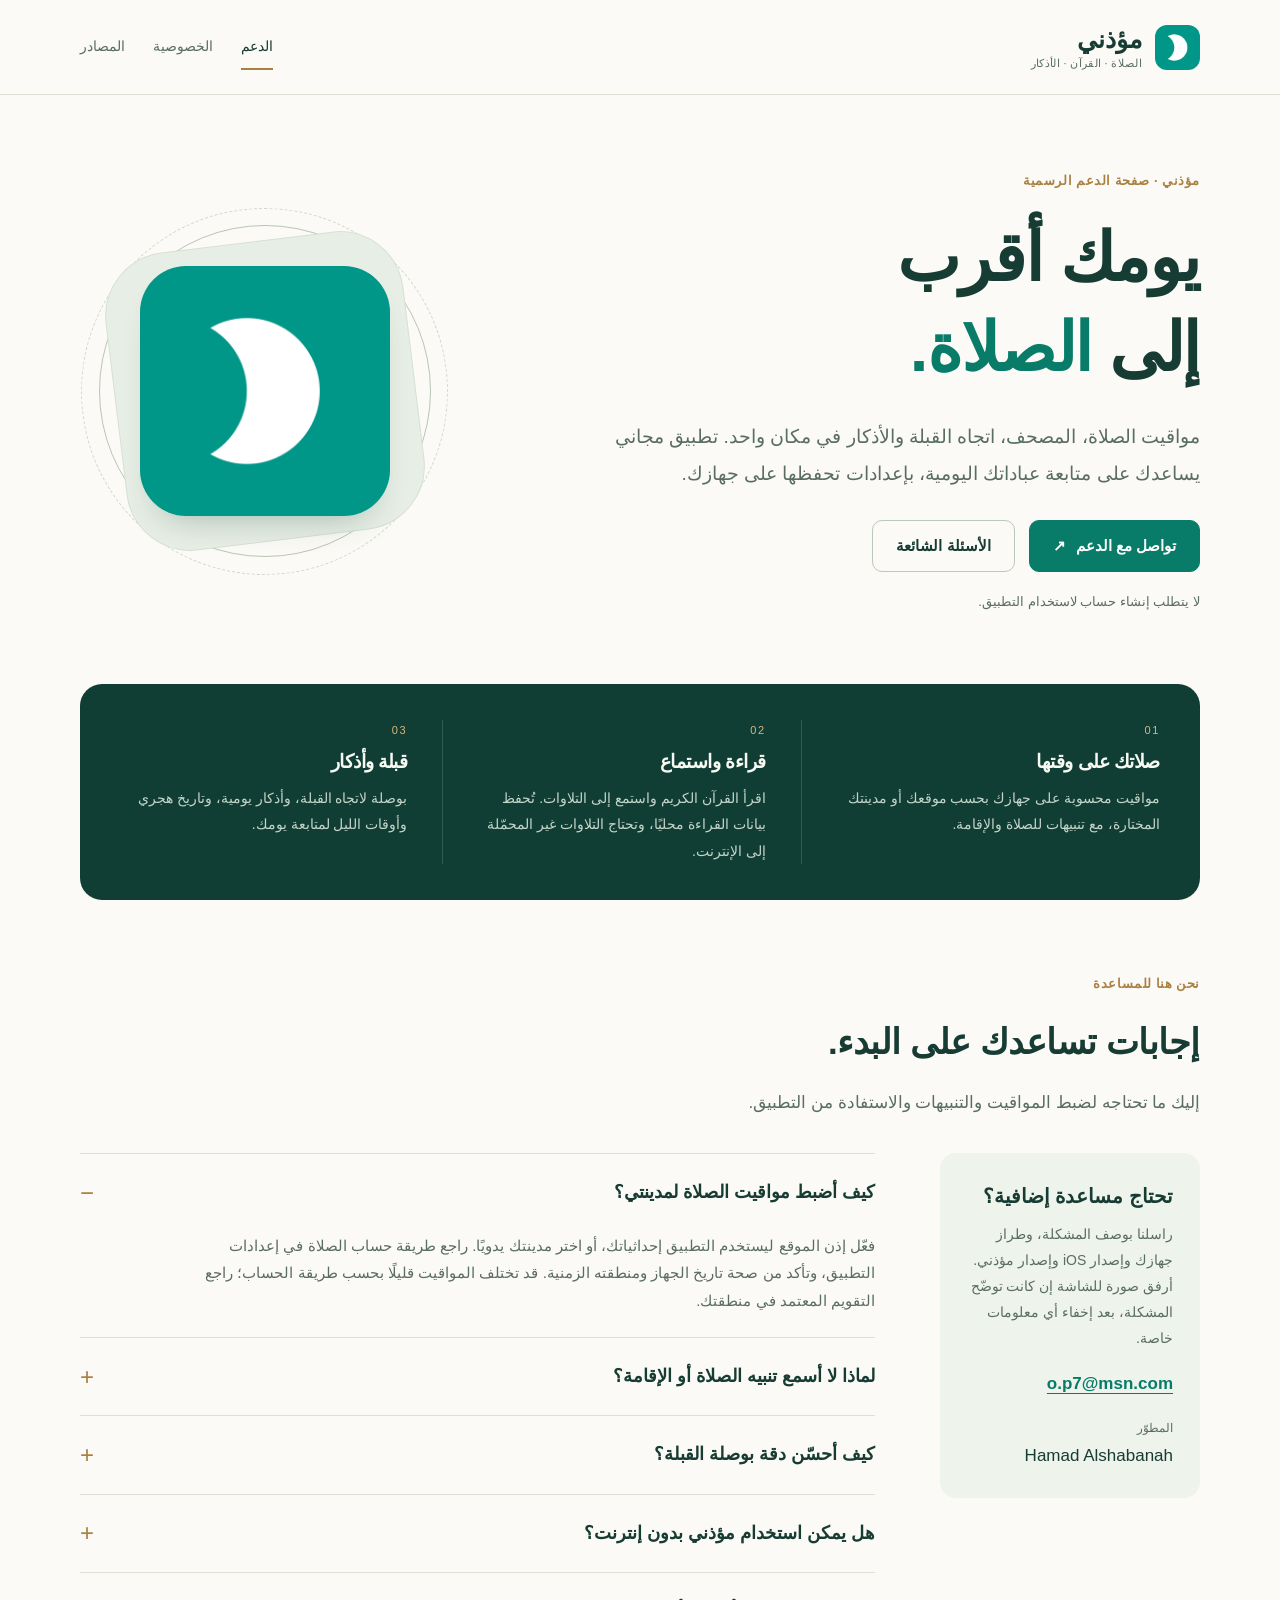
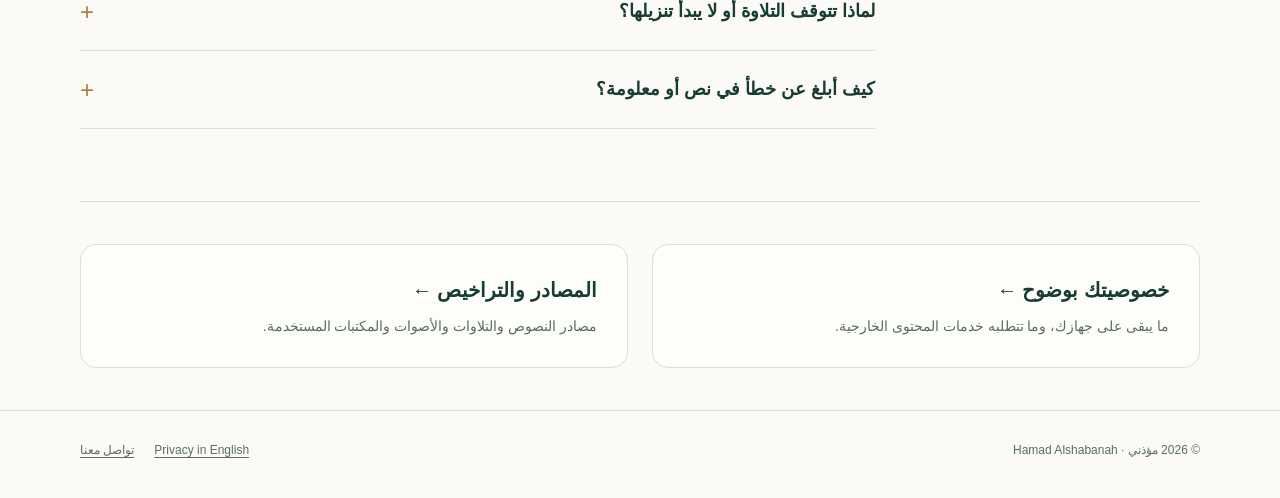
<file: docs/index.html>
<!doctype html>
<html lang="ar" dir="rtl">
<head>
  <meta charset="utf-8">
  <meta name="viewport" content="width=device-width, initial-scale=1">
  <meta name="theme-color" content="#113e34">
  <title>مؤذني — الدعم والمساعدة</title>
  <meta name="description" content="الدعم الرسمي لتطبيق مؤذني: مواقيت الصلاة، القرآن الكريم، اتجاه القبلة والأذكار. تواصل معنا واقرأ سياسة الخصوصية ومصادر المحتوى.">
  <link rel="canonical" href="https://hamads85.github.io/Moatheny/">
  <link rel="icon" type="image/png" href="assets/app-icon.png">
  <link rel="apple-touch-icon" href="assets/app-icon.png">
  <meta property="og:title" content="مؤذني — الدعم والمساعدة">
  <meta property="og:description" content="مواقيت الصلاة والقرآن والقبلة والأذكار، في تطبيق مجاني واحد.">
  <meta property="og:type" content="website">
  <meta property="og:locale" content="ar_SA">
  <meta property="og:url" content="https://hamads85.github.io/Moatheny/">
  <meta property="og:image" content="https://hamads85.github.io/Moatheny/assets/app-icon.png">
  <link rel="stylesheet" href="assets/style.css">
</head>
<body>
  <a class="skip" href="#main">انتقل إلى المحتوى</a>
  <header class="site-header">
    <div class="wrap header-inner">
      <a class="brand" href="index.html" aria-label="مؤذني — الصفحة الرئيسية">
        <img src="assets/app-icon.png" width="45" height="45" alt="">
        <span><span class="brand-name">مؤذني</span><span class="brand-note">الصلاة · القرآن · الأذكار</span></span>
      </a>
      <nav class="nav" aria-label="التنقل الرئيسي">
        <a href="index.html" aria-current="page">الدعم</a>
        <a href="privacy.html">الخصوصية</a>
        <a href="sources.html">المصادر</a>
      </nav>
    </div>
  </header>
  <main id="main" class="wrap">
    <section class="hero" aria-labelledby="hero-title">
      <div class="hero-copy">
        <span class="eyebrow">مؤذني · صفحة الدعم الرسمية</span>
        <h1 id="hero-title">يومك أقرب<br>إلى <span>الصلاة.</span></h1>
        <p class="lead">مواقيت الصلاة، المصحف، اتجاه القبلة والأذكار في مكان واحد. تطبيق مجاني يساعدك على متابعة عباداتك اليومية، بإعدادات تحفظها على جهازك.</p>
        <div class="actions">
          <a class="button" href="mailto:o.p7@msn.com?subject=Moatheny%20Support">تواصل مع الدعم <span aria-hidden="true">↗</span></a>
          <a class="button secondary" href="#help">الأسئلة الشائعة</a>
        </div>
        <span class="small-note">لا يتطلب إنشاء حساب لاستخدام التطبيق.</span>
      </div>
      <div class="hero-art" aria-hidden="true">
        <div class="icon-panel"><img src="assets/app-icon.png" width="1024" height="1024" alt="" fetchpriority="high"></div>
      </div>
    </section>

    <div class="feature-strip" aria-label="مزايا التطبيق">
      <section>
        <span class="feature-number" aria-hidden="true">01</span>
        <h2>صلاتك على وقتها</h2>
        <p>مواقيت محسوبة على جهازك بحسب موقعك أو مدينتك المختارة، مع تنبيهات للصلاة والإقامة.</p>
      </section>
      <section>
        <span class="feature-number" aria-hidden="true">02</span>
        <h2>قراءة واستماع</h2>
        <p>اقرأ القرآن الكريم واستمع إلى التلاوات. تُحفظ بيانات القراءة محليًا، وتحتاج التلاوات غير المحمّلة إلى الإنترنت.</p>
      </section>
      <section>
        <span class="feature-number" aria-hidden="true">03</span>
        <h2>قبلة وأذكار</h2>
        <p>بوصلة لاتجاه القبلة، وأذكار يومية، وتاريخ هجري وأوقات الليل لمتابعة يومك.</p>
      </section>
    </div>

    <section id="help" class="section" aria-labelledby="help-title">
      <div class="section-heading">
        <span class="eyebrow">نحن هنا للمساعدة</span>
        <h2 id="help-title">إجابات تساعدك على البدء.</h2>
        <p>إليك ما تحتاجه لضبط المواقيت والتنبيهات والاستفادة من التطبيق.</p>
      </div>
      <div class="support-layout">
        <aside class="contact-aside" aria-labelledby="contact-title">
          <h3 id="contact-title">تحتاج مساعدة إضافية؟</h3>
          <p>راسلنا بوصف المشكلة، وطراز جهازك وإصدار iOS وإصدار مؤذني. أرفق صورة للشاشة إن كانت توضّح المشكلة، بعد إخفاء أي معلومات خاصة.</p>
          <a class="email" href="mailto:o.p7@msn.com">o.p7@msn.com</a>
          <span class="label">المطوّر</span>
          <span lang="en" dir="ltr">Hamad Alshabanah</span>
        </aside>
        <div class="faq">
          <details open>
            <summary>كيف أضبط مواقيت الصلاة لمدينتي؟</summary>
            <p>فعّل إذن الموقع ليستخدم التطبيق إحداثياتك، أو اختر مدينتك يدويًا. راجع طريقة حساب الصلاة في إعدادات التطبيق، وتأكد من صحة تاريخ الجهاز ومنطقته الزمنية. قد تختلف المواقيت قليلًا بحسب طريقة الحساب؛ راجع التقويم المعتمد في منطقتك.</p>
          </details>
          <details>
            <summary>لماذا لا أسمع تنبيه الصلاة أو الإقامة؟</summary>
            <p>افتح إعدادات iOS، ثم «الإشعارات» و«مؤذني»، وتأكد من السماح بالإشعارات والأصوات. راجع وضع التركيز وصامت الجهاز ومستوى الصوت، ثم افتح مؤذني لتحديث المواقيت والتنبيهات. أصوات الإشعارات مقاطع قصيرة بما يتوافق مع قيود iOS.</p>
          </details>
          <details>
            <summary>كيف أحسّن دقة بوصلة القبلة؟</summary>
            <p>اسمح للتطبيق باستخدام الموقع، وابتعد عن المغناطيس والأجهزة المعدنية الكبيرة وأغطية الهاتف المغناطيسية. حرّك الهاتف برفق على شكل الرقم 8 عند الحاجة، واتبع مؤشر الدقة في شاشة القبلة. تعتمد نتيجة البوصلة على حساسات جهازك والبيئة المحيطة.</p>
          </details>
          <details>
            <summary>هل يمكن استخدام مؤذني بدون إنترنت؟</summary>
            <p>تُحسب مواقيت الصلاة واتجاه القبلة محليًا، وتتوفر الأذكار على الجهاز. يتضمن التطبيق نص القرآن ويحتفظ بنسخة القراءة المحلية. تحتاج قوائم القراء إلى الاتصال في أول تحميل، كما يحتاج بث التلاوات وتنزيل ملفات صوتية جديدة إلى الإنترنت.</p>
          </details>
          <details>
            <summary>لماذا تتوقف التلاوة أو لا يبدأ تنزيلها؟</summary>
            <p>تحقق من اتصالك بالإنترنت ومن توفر مساحة على الجهاز، ثم أعد المحاولة. قد يكون خادم التلاوة غير متاح مؤقتًا؛ جرّب قارئًا آخر. إذا استمرت المشكلة، أرسل لنا اسم القارئ والسورة ونوع الاتصال المستخدم.</p>
          </details>
          <details>
            <summary>كيف أبلغ عن خطأ في نص أو معلومة؟</summary>
            <p>نرحّب بالتصحيحات. أرسل إلى بريد الدعم اسم الشاشة والنص المعني، واسم السورة ورقم الآية إن كان البلاغ متعلقًا بالقرآن، مع مرجع موثوق إن توفر. يساعدنا ذلك على مراجعة البلاغ بدقة.</p>
          </details>
        </div>
      </div>
    </section>

    <div class="info-links">
      <a class="info-link" href="privacy.html">
        <span class="link-title">خصوصيتك بوضوح <span aria-hidden="true">←</span></span>
        <span class="link-copy">ما يبقى على جهازك، وما تتطلبه خدمات المحتوى الخارجية.</span>
      </a>
      <a class="info-link" href="sources.html">
        <span class="link-title">المصادر والتراخيص <span aria-hidden="true">←</span></span>
        <span class="link-copy">مصادر النصوص والتلاوات والأصوات والمكتبات المستخدمة.</span>
      </a>
    </div>
  </main>
  <footer class="site-footer">
    <div class="wrap footer-inner">
      <p>© 2026 مؤذني · <span lang="en" dir="ltr">Hamad Alshabanah</span></p>
      <div class="footer-links"><a href="privacy.html#privacy-en" lang="en" dir="ltr">Privacy in English</a><a href="mailto:o.p7@msn.com">تواصل معنا</a></div>
    </div>
  </footer>
</body>
</html>
</file>
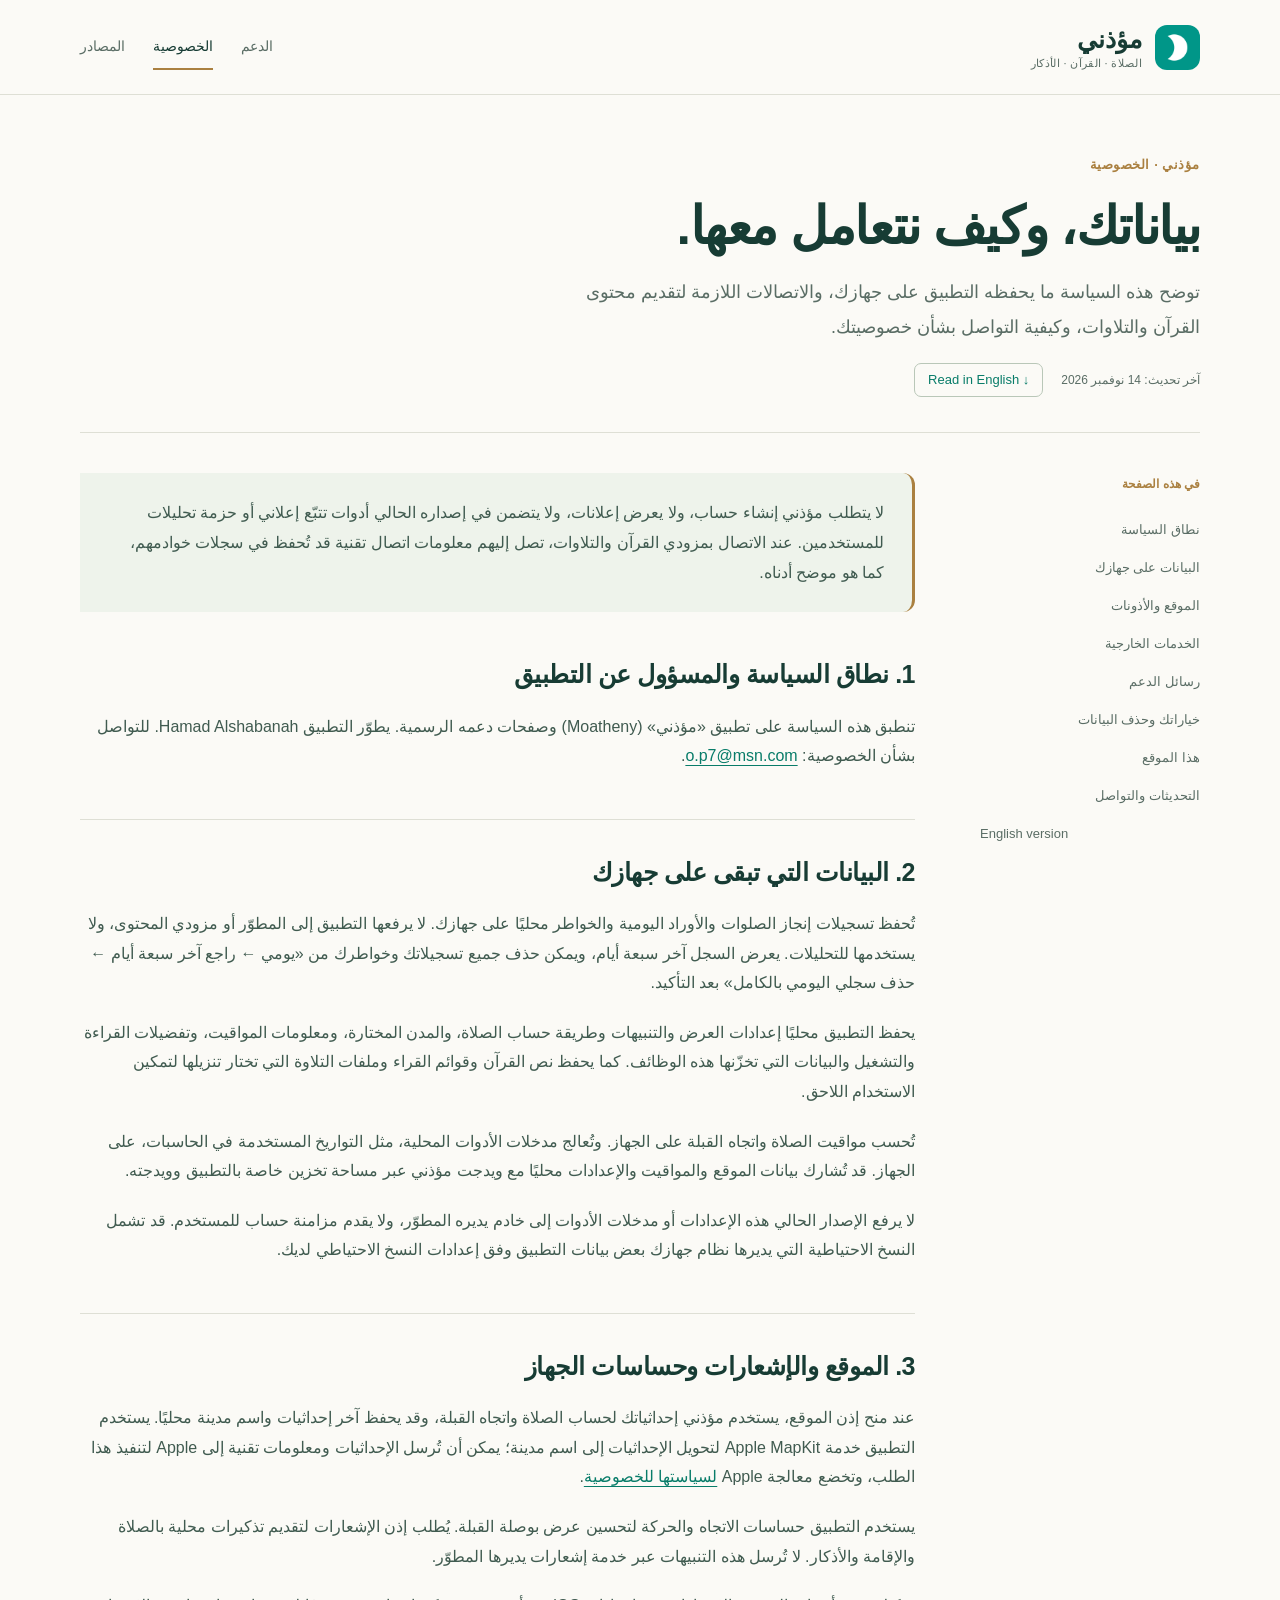
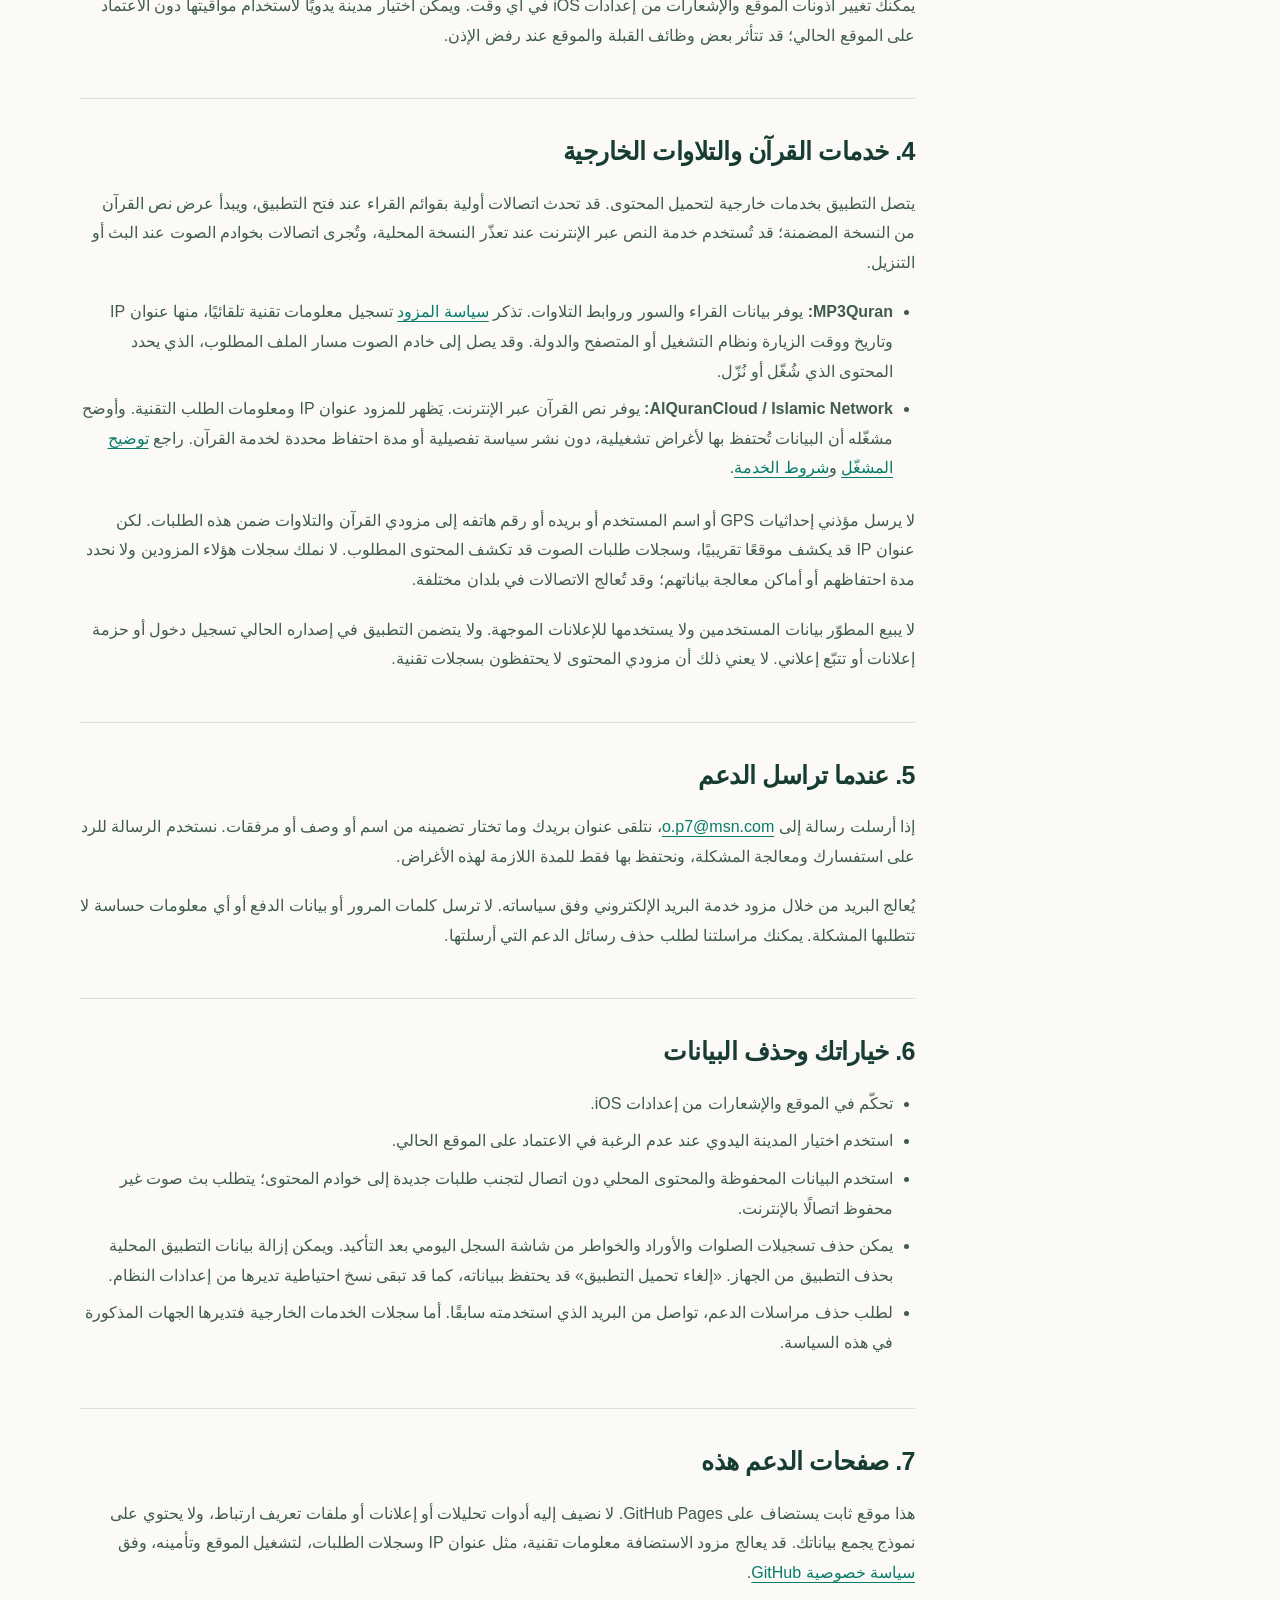
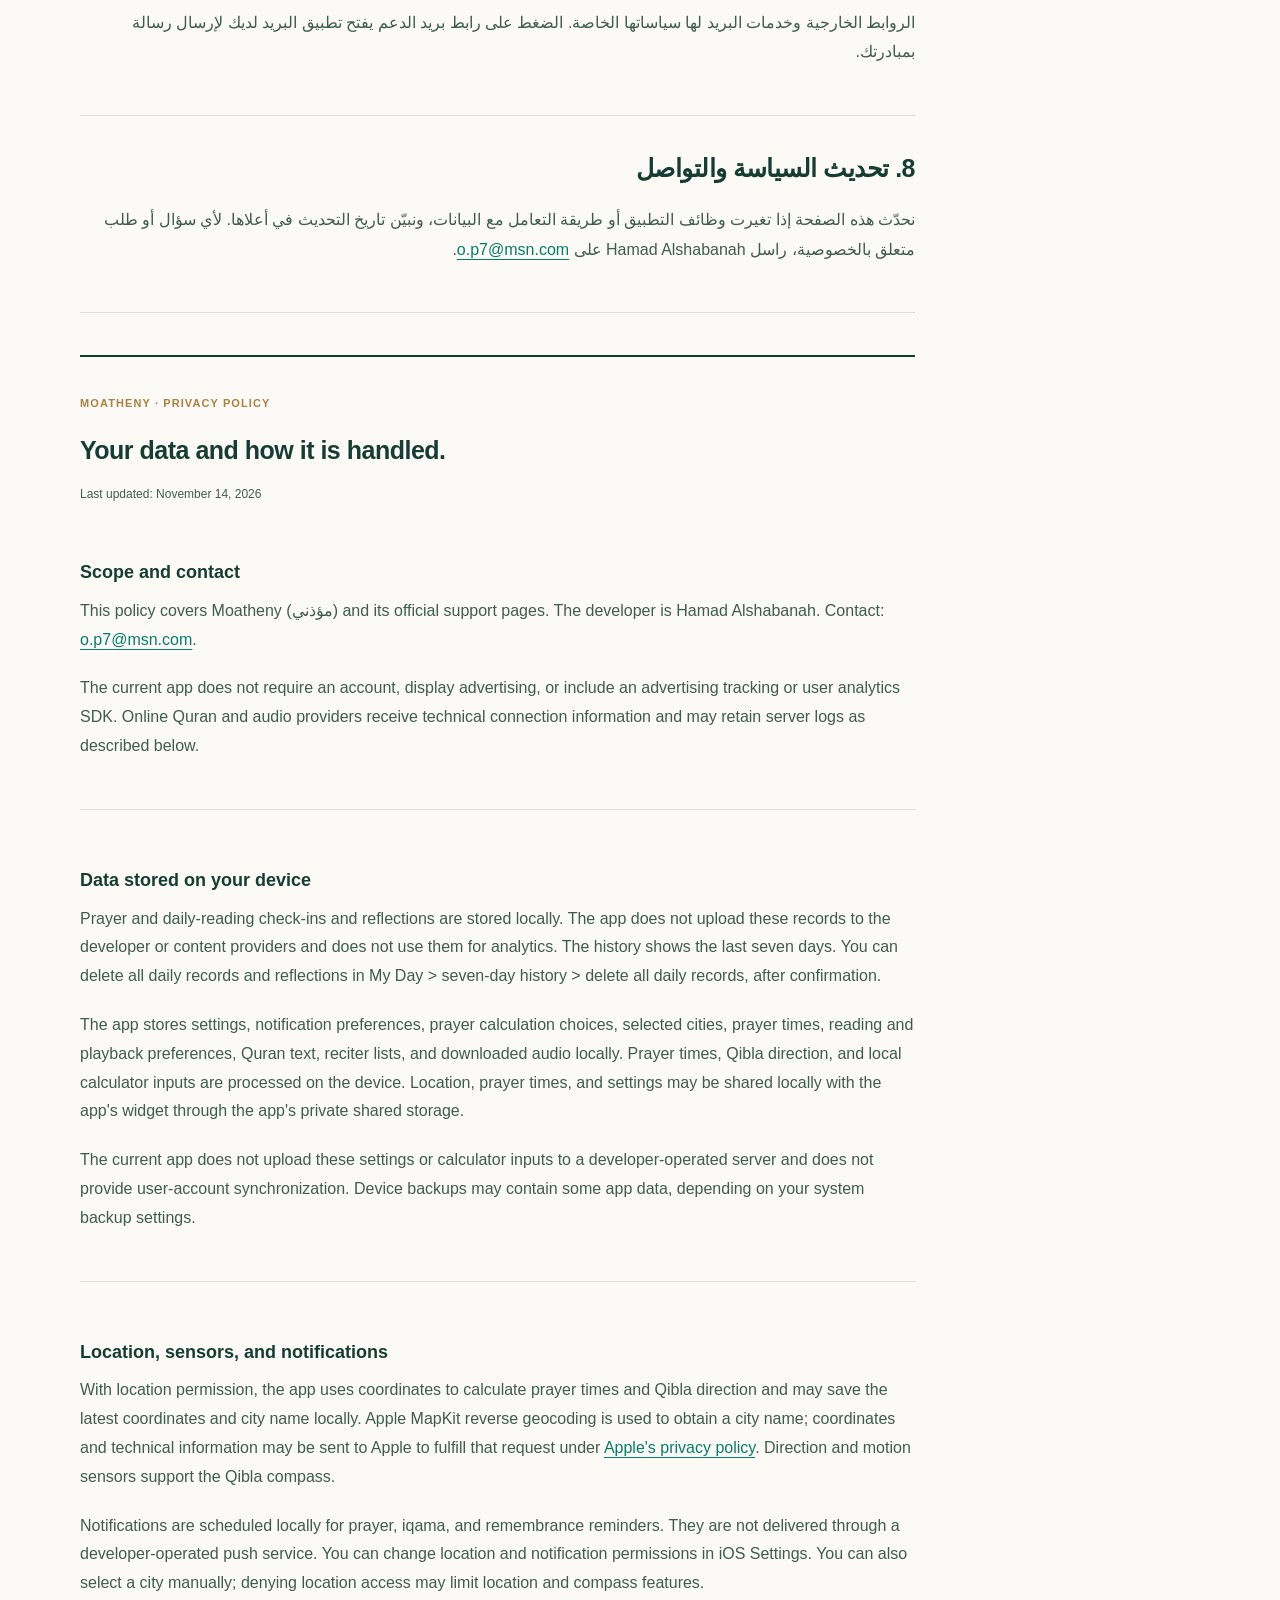
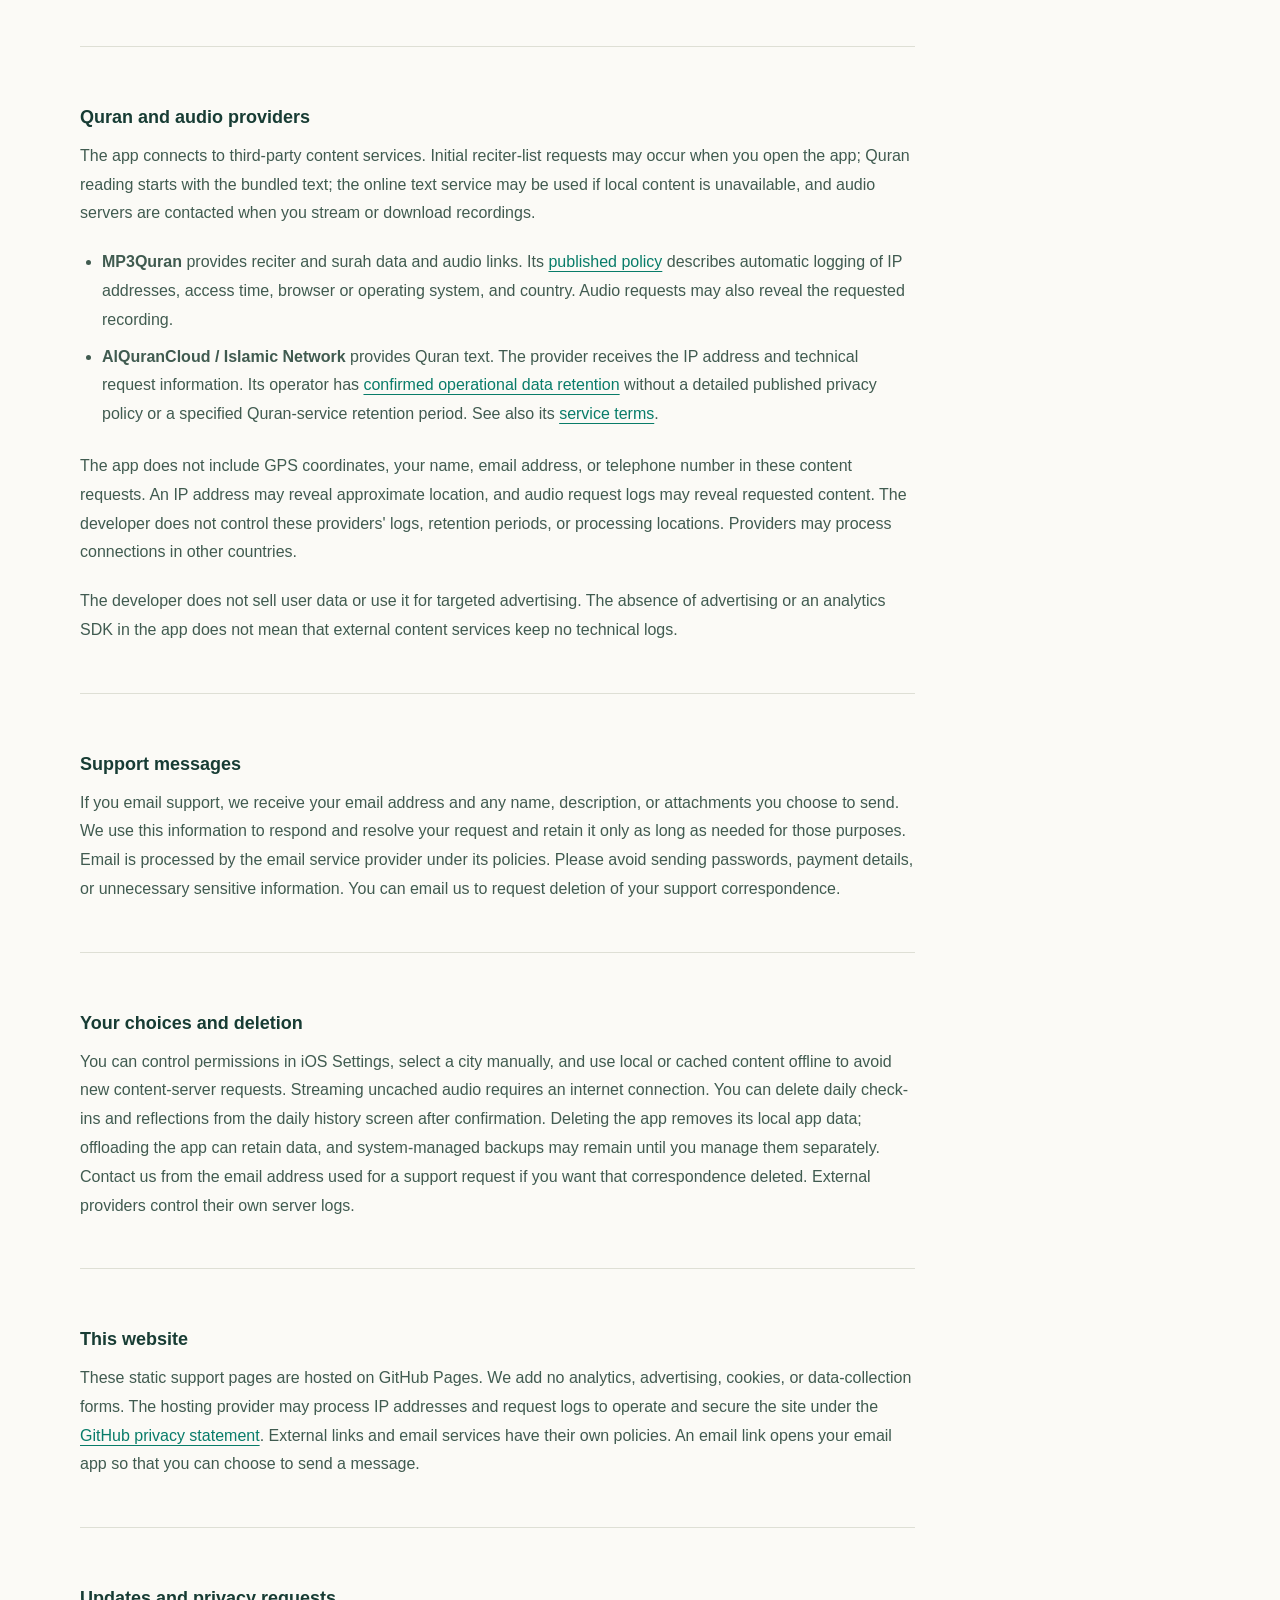
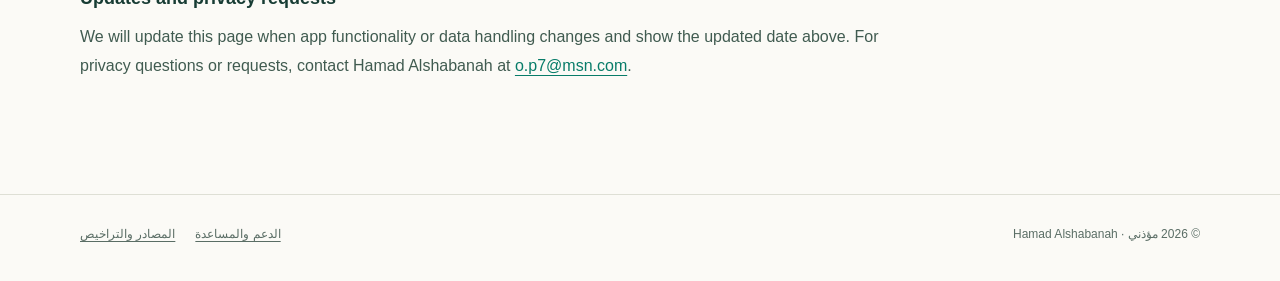
<file: docs/privacy.html>
<!doctype html>
<html lang="ar" dir="rtl">
<head>
  <meta charset="utf-8">
  <meta name="viewport" content="width=device-width, initial-scale=1">
  <meta name="theme-color" content="#113e34">
  <title>سياسة الخصوصية — مؤذني</title>
  <meta name="description" content="سياسة خصوصية مؤذني بالعربية والإنجليزية: التخزين المحلي، الموقع، خدمات القرآن والتلاوات، رسائل الدعم وخيارات المستخدم.">
  <link rel="canonical" href="https://hamads85.github.io/Moatheny/privacy.html">
  <link rel="icon" type="image/png" href="assets/app-icon.png">
  <link rel="apple-touch-icon" href="assets/app-icon.png">
  <link rel="stylesheet" href="assets/style.css">
</head>
<body>
  <a class="skip" href="#main">انتقل إلى المحتوى</a>
  <header class="site-header">
    <div class="wrap header-inner">
      <a class="brand" href="index.html" aria-label="مؤذني — الصفحة الرئيسية"><img src="assets/app-icon.png" width="45" height="45" alt=""><span><span class="brand-name">مؤذني</span><span class="brand-note">الصلاة · القرآن · الأذكار</span></span></a>
      <nav class="nav" aria-label="التنقل الرئيسي"><a href="index.html">الدعم</a><a href="privacy.html" aria-current="page">الخصوصية</a><a href="sources.html">المصادر</a></nav>
    </div>
  </header>
  <main id="main" class="wrap">
    <header class="page-header">
      <span class="eyebrow">مؤذني · الخصوصية</span>
      <h1>بياناتك، وكيف نتعامل معها.</h1>
      <p class="lead">توضح هذه السياسة ما يحفظه التطبيق على جهازك، والاتصالات اللازمة لتقديم محتوى القرآن والتلاوات، وكيفية التواصل بشأن خصوصيتك.</p>
      <div class="meta"><span>آخر تحديث: <time datetime="2026-11-14">14 نوفمبر 2026</time></span><a class="language-link" href="#privacy-en" lang="en" dir="ltr">Read in English ↓</a></div>
    </header>
    <div class="article-layout">
      <nav class="toc" aria-label="محتويات سياسة الخصوصية">
        <span class="toc-title">في هذه الصفحة</span>
        <a href="#scope">نطاق السياسة</a><a href="#local">البيانات على جهازك</a><a href="#location">الموقع والأذونات</a><a href="#providers">الخدمات الخارجية</a><a href="#support-data">رسائل الدعم</a><a href="#choices">خياراتك وحذف البيانات</a><a href="#website">هذا الموقع</a><a href="#changes">التحديثات والتواصل</a><a href="#privacy-en" lang="en" dir="ltr">English version</a>
      </nav>
      <article class="article">
        <div class="policy-intro"><p>لا يتطلب مؤذني إنشاء حساب، ولا يعرض إعلانات، ولا يتضمن في إصداره الحالي أدوات تتبّع إعلاني أو حزمة تحليلات للمستخدمين. عند الاتصال بمزودي القرآن والتلاوات، تصل إليهم معلومات اتصال تقنية قد تُحفظ في سجلات خوادمهم، كما هو موضح أدناه.</p></div>
        <section id="scope">
          <h2>1. نطاق السياسة والمسؤول عن التطبيق</h2>
          <p>تنطبق هذه السياسة على تطبيق «مؤذني» <span lang="en" dir="ltr">(Moatheny)</span> وصفحات دعمه الرسمية. يطوّر التطبيق <span lang="en" dir="ltr">Hamad Alshabanah</span>. للتواصل بشأن الخصوصية: <a href="mailto:o.p7@msn.com" dir="ltr">o.p7@msn.com</a>.</p>
        </section>
        <section id="local">
          <h2>2. البيانات التي تبقى على جهازك</h2>
          <p>تُحفظ تسجيلات إنجاز الصلوات والأوراد اليومية والخواطر محليًا على جهازك. لا يرفعها التطبيق إلى المطوّر أو مزودي المحتوى، ولا يستخدمها للتحليلات. يعرض السجل آخر سبعة أيام، ويمكن حذف جميع تسجيلاتك وخواطرك من «يومي ← راجع آخر سبعة أيام ← حذف سجلي اليومي بالكامل» بعد التأكيد.</p>
          <p>يحفظ التطبيق محليًا إعدادات العرض والتنبيهات وطريقة حساب الصلاة، والمدن المختارة، ومعلومات المواقيت، وتفضيلات القراءة والتشغيل والبيانات التي تخزّنها هذه الوظائف. كما يحفظ نص القرآن وقوائم القراء وملفات التلاوة التي تختار تنزيلها لتمكين الاستخدام اللاحق.</p>
          <p>تُحسب مواقيت الصلاة واتجاه القبلة على الجهاز. وتُعالج مدخلات الأدوات المحلية، مثل التواريخ المستخدمة في الحاسبات، على الجهاز. قد تُشارك بيانات الموقع والمواقيت والإعدادات محليًا مع ويدجت مؤذني عبر مساحة تخزين خاصة بالتطبيق وويدجته.</p>
          <p>لا يرفع الإصدار الحالي هذه الإعدادات أو مدخلات الأدوات إلى خادم يديره المطوّر، ولا يقدم مزامنة حساب للمستخدم. قد تشمل النسخ الاحتياطية التي يديرها نظام جهازك بعض بيانات التطبيق وفق إعدادات النسخ الاحتياطي لديك.</p>
        </section>
        <section id="location">
          <h2>3. الموقع والإشعارات وحساسات الجهاز</h2>
          <p>عند منح إذن الموقع، يستخدم مؤذني إحداثياتك لحساب الصلاة واتجاه القبلة، وقد يحفظ آخر إحداثيات واسم مدينة محليًا. يستخدم التطبيق خدمة <span lang="en" dir="ltr">Apple MapKit</span> لتحويل الإحداثيات إلى اسم مدينة؛ يمكن أن تُرسل الإحداثيات ومعلومات تقنية إلى Apple لتنفيذ هذا الطلب، وتخضع معالجة Apple <a href="https://www.apple.com/legal/privacy/">لسياستها للخصوصية</a>.</p>
          <p>يستخدم التطبيق حساسات الاتجاه والحركة لتحسين عرض بوصلة القبلة. يُطلب إذن الإشعارات لتقديم تذكيرات محلية بالصلاة والإقامة والأذكار. لا تُرسل هذه التنبيهات عبر خدمة إشعارات يديرها المطوّر.</p>
          <p>يمكنك تغيير أذونات الموقع والإشعارات من إعدادات iOS في أي وقت. ويمكن اختيار مدينة يدويًا لاستخدام مواقيتها دون الاعتماد على الموقع الحالي؛ قد تتأثر بعض وظائف القبلة والموقع عند رفض الإذن.</p>
        </section>
        <section id="providers">
          <h2>4. خدمات القرآن والتلاوات الخارجية</h2>
          <p>يتصل التطبيق بخدمات خارجية لتحميل المحتوى. قد تحدث اتصالات أولية بقوائم القراء عند فتح التطبيق، ويبدأ عرض نص القرآن من النسخة المضمنة؛ قد تُستخدم خدمة النص عبر الإنترنت عند تعذّر النسخة المحلية، وتُجرى اتصالات بخوادم الصوت عند البث أو التنزيل.</p>
          <ul>
            <li><strong>MP3Quran:</strong> يوفر بيانات القراء والسور وروابط التلاوات. تذكر <a href="https://apiquran.mp3quran.net/sw/privacy">سياسة المزود</a> تسجيل معلومات تقنية تلقائيًا، منها عنوان IP وتاريخ ووقت الزيارة ونظام التشغيل أو المتصفح والدولة. وقد يصل إلى خادم الصوت مسار الملف المطلوب، الذي يحدد المحتوى الذي شُغّل أو نُزّل.</li>
            <li><strong>AlQuranCloud / Islamic Network:</strong> يوفر نص القرآن عبر الإنترنت. يَظهر للمزود عنوان IP ومعلومات الطلب التقنية. وأوضح مشغّله أن البيانات تُحتفظ بها لأغراض تشغيلية، دون نشر سياسة تفصيلية أو مدة احتفاظ محددة لخدمة القرآن. راجع <a href="https://community.islamic.network/d/327-privacy-practices-for-alquran-api-and-audio-cdn-rifqat-al-ayat">توضيح المشغّل</a> و<a href="https://alquran.cloud/terms-and-conditions">شروط الخدمة</a>.</li>
          </ul>
          <p>لا يرسل مؤذني إحداثيات GPS أو اسم المستخدم أو بريده أو رقم هاتفه إلى مزودي القرآن والتلاوات ضمن هذه الطلبات. لكن عنوان IP قد يكشف موقعًا تقريبيًا، وسجلات طلبات الصوت قد تكشف المحتوى المطلوب. لا نملك سجلات هؤلاء المزودين ولا نحدد مدة احتفاظهم أو أماكن معالجة بياناتهم؛ وقد تُعالج الاتصالات في بلدان مختلفة.</p>
          <p>لا يبيع المطوّر بيانات المستخدمين ولا يستخدمها للإعلانات الموجهة. ولا يتضمن التطبيق في إصداره الحالي تسجيل دخول أو حزمة إعلانات أو تتبّع إعلاني. لا يعني ذلك أن مزودي المحتوى لا يحتفظون بسجلات تقنية.</p>
        </section>
        <section id="support-data">
          <h2>5. عندما تراسل الدعم</h2>
          <p>إذا أرسلت رسالة إلى <a href="mailto:o.p7@msn.com" dir="ltr">o.p7@msn.com</a>، نتلقى عنوان بريدك وما تختار تضمينه من اسم أو وصف أو مرفقات. نستخدم الرسالة للرد على استفسارك ومعالجة المشكلة، ونحتفظ بها فقط للمدة اللازمة لهذه الأغراض.</p>
          <p>يُعالج البريد من خلال مزود خدمة البريد الإلكتروني وفق سياساته. لا ترسل كلمات المرور أو بيانات الدفع أو أي معلومات حساسة لا تتطلبها المشكلة. يمكنك مراسلتنا لطلب حذف رسائل الدعم التي أرسلتها.</p>
        </section>
        <section id="choices">
          <h2>6. خياراتك وحذف البيانات</h2>
          <ul>
            <li>تحكّم في الموقع والإشعارات من إعدادات iOS.</li>
            <li>استخدم اختيار المدينة اليدوي عند عدم الرغبة في الاعتماد على الموقع الحالي.</li>
            <li>استخدم البيانات المحفوظة والمحتوى المحلي دون اتصال لتجنب طلبات جديدة إلى خوادم المحتوى؛ يتطلب بث صوت غير محفوظ اتصالًا بالإنترنت.</li>
            <li>يمكن حذف تسجيلات الصلوات والأوراد والخواطر من شاشة السجل اليومي بعد التأكيد. ويمكن إزالة بيانات التطبيق المحلية بحذف التطبيق من الجهاز. «إلغاء تحميل التطبيق» قد يحتفظ ببياناته، كما قد تبقى نسخ احتياطية تديرها من إعدادات النظام.</li>
            <li>لطلب حذف مراسلات الدعم، تواصل من البريد الذي استخدمته سابقًا. أما سجلات الخدمات الخارجية فتديرها الجهات المذكورة في هذه السياسة.</li>
          </ul>
        </section>
        <section id="website">
          <h2>7. صفحات الدعم هذه</h2>
          <p>هذا موقع ثابت يستضاف على <span lang="en" dir="ltr">GitHub Pages</span>. لا نضيف إليه أدوات تحليلات أو إعلانات أو ملفات تعريف ارتباط، ولا يحتوي على نموذج يجمع بياناتك. قد يعالج مزود الاستضافة معلومات تقنية، مثل عنوان IP وسجلات الطلبات، لتشغيل الموقع وتأمينه، وفق <a href="https://docs.github.com/en/site-policy/privacy-policies/github-general-privacy-statement">سياسة خصوصية GitHub</a>.</p>
          <p>الروابط الخارجية وخدمات البريد لها سياساتها الخاصة. الضغط على رابط بريد الدعم يفتح تطبيق البريد لديك لإرسال رسالة بمبادرتك.</p>
        </section>
        <section id="changes">
          <h2>8. تحديث السياسة والتواصل</h2>
          <p>نحدّث هذه الصفحة إذا تغيرت وظائف التطبيق أو طريقة التعامل مع البيانات، ونبيّن تاريخ التحديث في أعلاها. لأي سؤال أو طلب متعلق بالخصوصية، راسل <span lang="en" dir="ltr">Hamad Alshabanah</span> على <a href="mailto:o.p7@msn.com" dir="ltr">o.p7@msn.com</a>.</p>
        </section>

        <div id="privacy-en" class="english" lang="en" dir="ltr">
          <span class="eyebrow">MOATHENY · PRIVACY POLICY</span>
          <h2>Your data and how it is handled.</h2>
          <p class="meta">Last updated: November 14, 2026</p>
          <section>
            <h3>Scope and contact</h3>
            <p>This policy covers Moatheny (مؤذني) and its official support pages. The developer is Hamad Alshabanah. Contact: <a href="mailto:o.p7@msn.com">o.p7@msn.com</a>.</p>
            <p>The current app does not require an account, display advertising, or include an advertising tracking or user analytics SDK. Online Quran and audio providers receive technical connection information and may retain server logs as described below.</p>
          </section>
          <section>
            <h3>Data stored on your device</h3>
            <p>Prayer and daily-reading check-ins and reflections are stored locally. The app does not upload these records to the developer or content providers and does not use them for analytics. The history shows the last seven days. You can delete all daily records and reflections in My Day &gt; seven-day history &gt; delete all daily records, after confirmation.</p>
            <p>The app stores settings, notification preferences, prayer calculation choices, selected cities, prayer times, reading and playback preferences, Quran text, reciter lists, and downloaded audio locally. Prayer times, Qibla direction, and local calculator inputs are processed on the device. Location, prayer times, and settings may be shared locally with the app's widget through the app's private shared storage.</p>
            <p>The current app does not upload these settings or calculator inputs to a developer-operated server and does not provide user-account synchronization. Device backups may contain some app data, depending on your system backup settings.</p>
          </section>
          <section>
            <h3>Location, sensors, and notifications</h3>
            <p>With location permission, the app uses coordinates to calculate prayer times and Qibla direction and may save the latest coordinates and city name locally. Apple MapKit reverse geocoding is used to obtain a city name; coordinates and technical information may be sent to Apple to fulfill that request under <a href="https://www.apple.com/legal/privacy/">Apple's privacy policy</a>. Direction and motion sensors support the Qibla compass.</p>
            <p>Notifications are scheduled locally for prayer, iqama, and remembrance reminders. They are not delivered through a developer-operated push service. You can change location and notification permissions in iOS Settings. You can also select a city manually; denying location access may limit location and compass features.</p>
          </section>
          <section>
            <h3>Quran and audio providers</h3>
            <p>The app connects to third-party content services. Initial reciter-list requests may occur when you open the app; Quran reading starts with the bundled text; the online text service may be used if local content is unavailable, and audio servers are contacted when you stream or download recordings.</p>
            <ul>
              <li><strong>MP3Quran</strong> provides reciter and surah data and audio links. Its <a href="https://apiquran.mp3quran.net/sw/privacy">published policy</a> describes automatic logging of IP addresses, access time, browser or operating system, and country. Audio requests may also reveal the requested recording.</li>
              <li><strong>AlQuranCloud / Islamic Network</strong> provides Quran text. The provider receives the IP address and technical request information. Its operator has <a href="https://community.islamic.network/d/327-privacy-practices-for-alquran-api-and-audio-cdn-rifqat-al-ayat">confirmed operational data retention</a> without a detailed published privacy policy or a specified Quran-service retention period. See also its <a href="https://alquran.cloud/terms-and-conditions">service terms</a>.</li>
            </ul>
            <p>The app does not include GPS coordinates, your name, email address, or telephone number in these content requests. An IP address may reveal approximate location, and audio request logs may reveal requested content. The developer does not control these providers' logs, retention periods, or processing locations. Providers may process connections in other countries.</p>
            <p>The developer does not sell user data or use it for targeted advertising. The absence of advertising or an analytics SDK in the app does not mean that external content services keep no technical logs.</p>
          </section>
          <section>
            <h3>Support messages</h3>
            <p>If you email support, we receive your email address and any name, description, or attachments you choose to send. We use this information to respond and resolve your request and retain it only as long as needed for those purposes. Email is processed by the email service provider under its policies. Please avoid sending passwords, payment details, or unnecessary sensitive information. You can email us to request deletion of your support correspondence.</p>
          </section>
          <section>
            <h3>Your choices and deletion</h3>
            <p>You can control permissions in iOS Settings, select a city manually, and use local or cached content offline to avoid new content-server requests. Streaming uncached audio requires an internet connection. You can delete daily check-ins and reflections from the daily history screen after confirmation. Deleting the app removes its local app data; offloading the app can retain data, and system-managed backups may remain until you manage them separately. Contact us from the email address used for a support request if you want that correspondence deleted. External providers control their own server logs.</p>
          </section>
          <section>
            <h3>This website</h3>
            <p>These static support pages are hosted on GitHub Pages. We add no analytics, advertising, cookies, or data-collection forms. The hosting provider may process IP addresses and request logs to operate and secure the site under the <a href="https://docs.github.com/en/site-policy/privacy-policies/github-general-privacy-statement">GitHub privacy statement</a>. External links and email services have their own policies. An email link opens your email app so that you can choose to send a message.</p>
          </section>
          <section>
            <h3>Updates and privacy requests</h3>
            <p>We will update this page when app functionality or data handling changes and show the updated date above. For privacy questions or requests, contact Hamad Alshabanah at <a href="mailto:o.p7@msn.com">o.p7@msn.com</a>.</p>
          </section>
        </div>
      </article>
    </div>
  </main>
  <footer class="site-footer"><div class="wrap footer-inner"><p>© 2026 مؤذني · <span lang="en" dir="ltr">Hamad Alshabanah</span></p><div class="footer-links"><a href="index.html">الدعم والمساعدة</a><a href="sources.html">المصادر والتراخيص</a></div></div></footer>
</body>
</html>
</file>
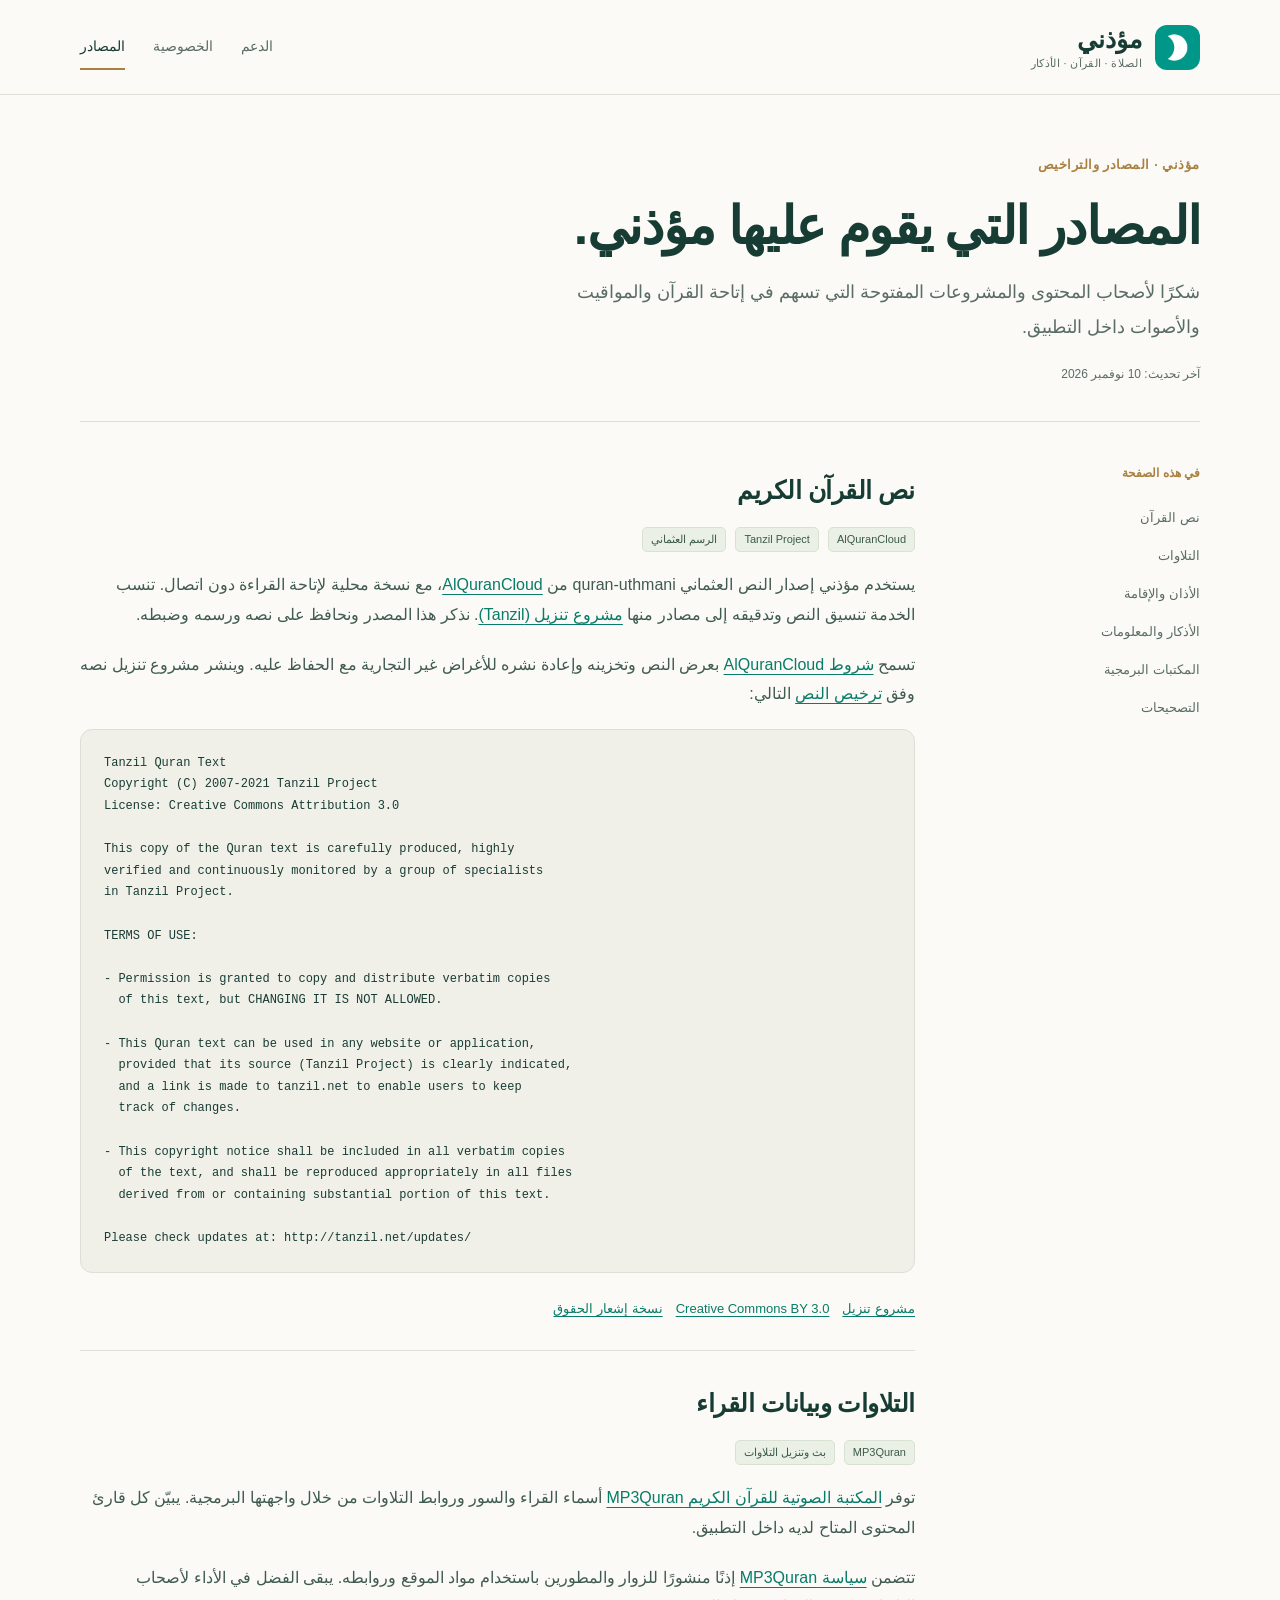
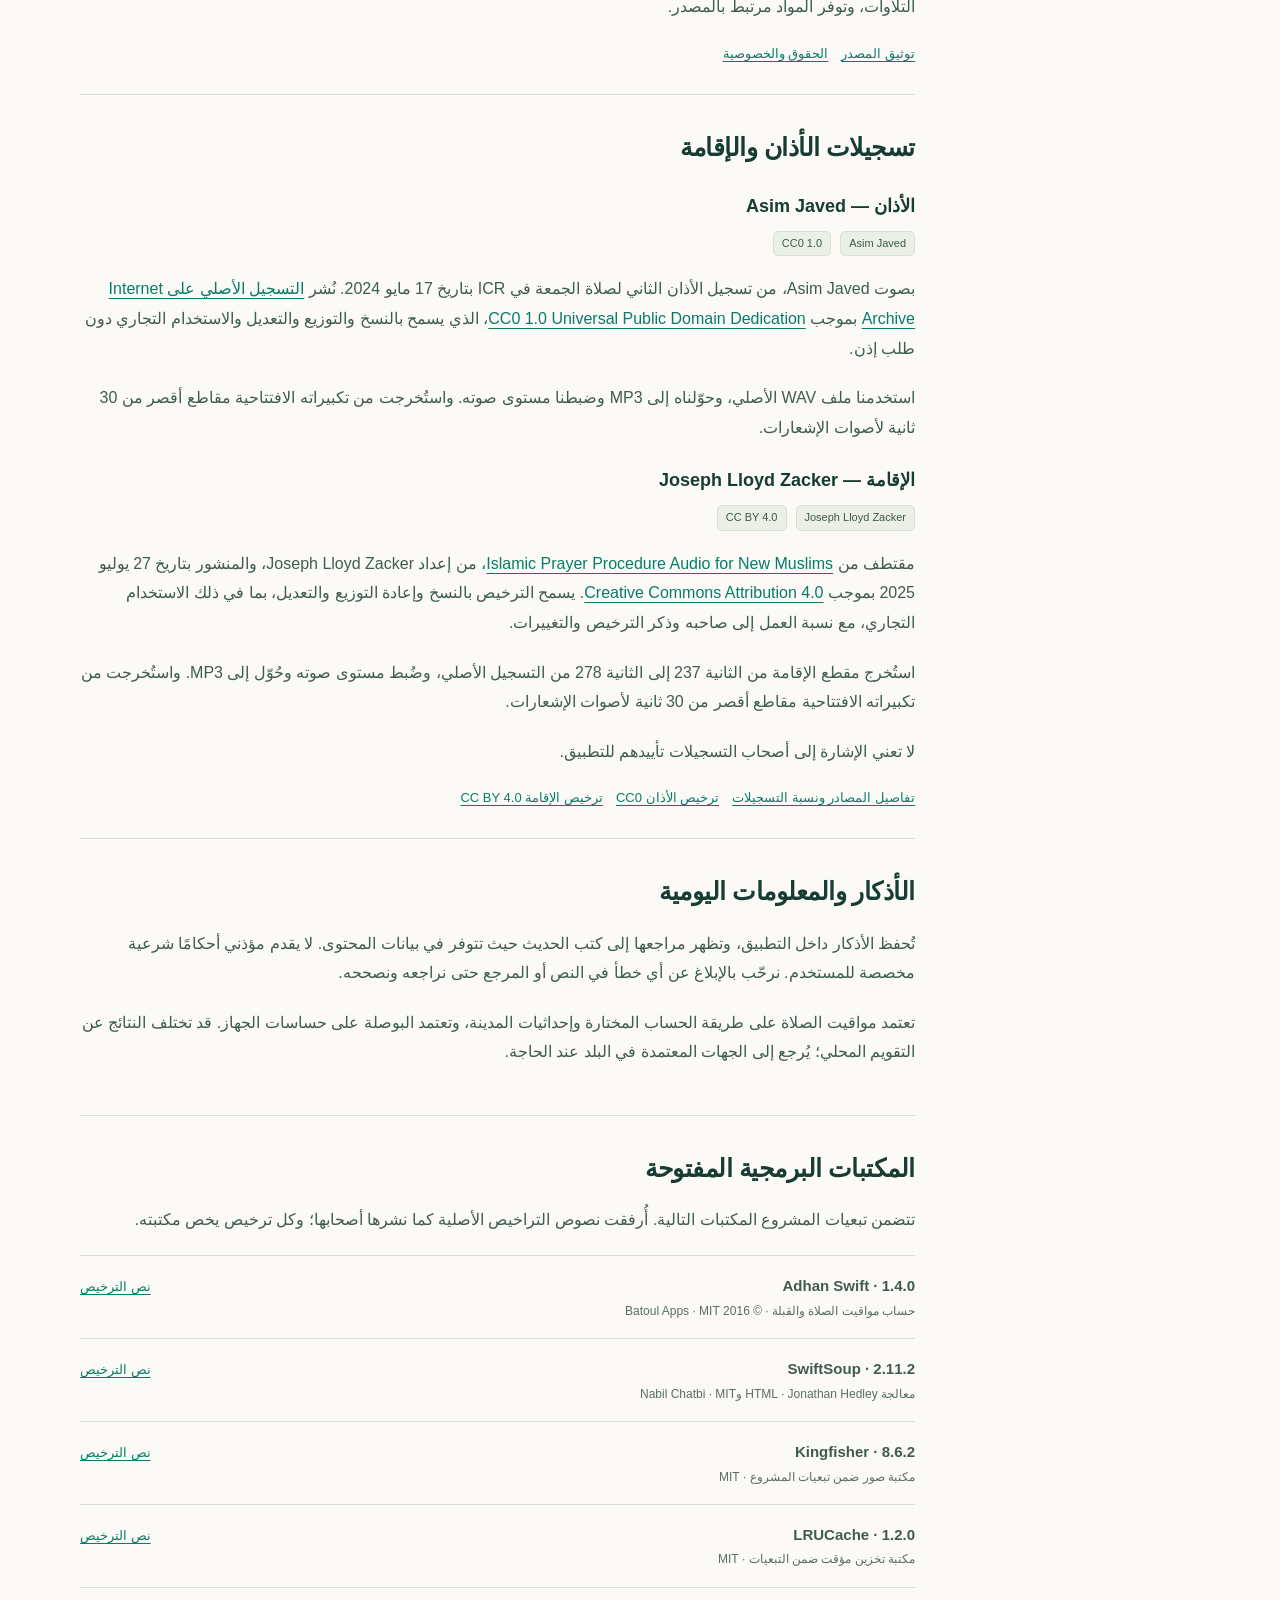
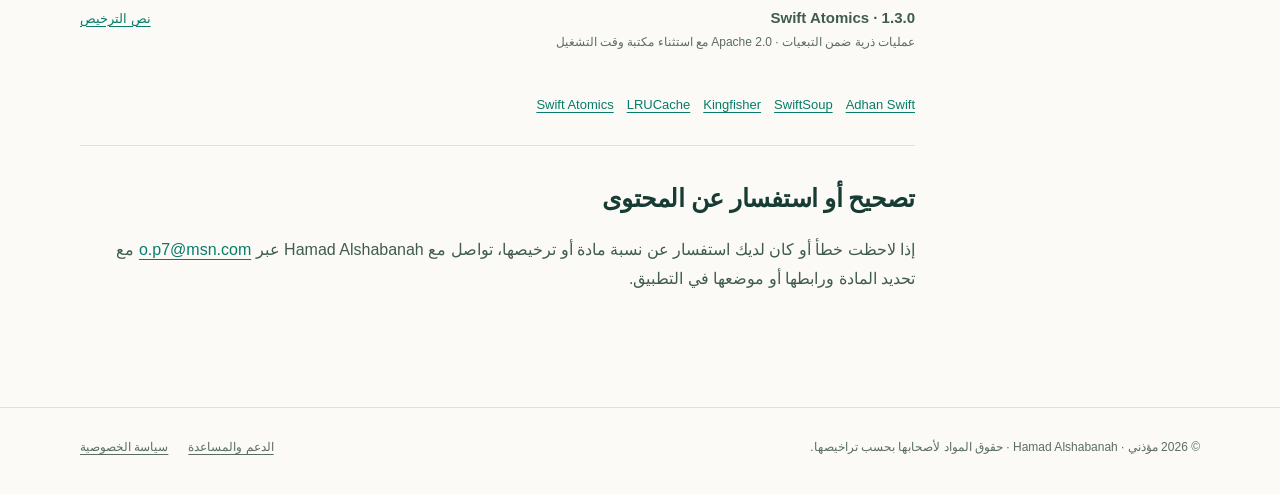
<file: docs/sources.html>
<!doctype html>
<html lang="ar" dir="rtl">
<head>
  <meta charset="utf-8">
  <meta name="viewport" content="width=device-width, initial-scale=1">
  <meta name="theme-color" content="#113e34">
  <title>المصادر والتراخيص — مؤذني</title>
  <meta name="description" content="مصادر محتوى مؤذني وتراخيص القرآن والتلاوات وأصوات الأذان والإقامة والمكتبات البرمجية.">
  <link rel="canonical" href="https://hamads85.github.io/Moatheny/sources.html">
  <link rel="icon" type="image/png" href="assets/app-icon.png">
  <link rel="apple-touch-icon" href="assets/app-icon.png">
  <link rel="stylesheet" href="assets/style.css">
</head>
<body>
  <a class="skip" href="#main">انتقل إلى المحتوى</a>
  <header class="site-header"><div class="wrap header-inner"><a class="brand" href="index.html" aria-label="مؤذني — الصفحة الرئيسية"><img src="assets/app-icon.png" width="45" height="45" alt=""><span><span class="brand-name">مؤذني</span><span class="brand-note">الصلاة · القرآن · الأذكار</span></span></a><nav class="nav" aria-label="التنقل الرئيسي"><a href="index.html">الدعم</a><a href="privacy.html">الخصوصية</a><a href="sources.html" aria-current="page">المصادر</a></nav></div></header>
  <main id="main" class="wrap">
    <header class="page-header">
      <span class="eyebrow">مؤذني · المصادر والتراخيص</span>
      <h1>المصادر التي يقوم عليها مؤذني.</h1>
      <p class="lead">شكرًا لأصحاب المحتوى والمشروعات المفتوحة التي تسهم في إتاحة القرآن والمواقيت والأصوات داخل التطبيق.</p>
      <div class="meta"><span>آخر تحديث: <time datetime="2026-11-10">10 نوفمبر 2026</time></span></div>
    </header>
    <div class="article-layout">
      <nav class="toc" aria-label="محتويات المصادر"><span class="toc-title">في هذه الصفحة</span><a href="#quran">نص القرآن</a><a href="#recitations">التلاوات</a><a href="#adhan-audio">الأذان والإقامة</a><a href="#azkar">الأذكار والمعلومات</a><a href="#libraries">المكتبات البرمجية</a><a href="#corrections">التصحيحات</a></nav>
      <article class="article">
        <section id="quran">
          <h2>نص القرآن الكريم</h2>
          <div class="source-meta"><span class="tag" lang="en" dir="ltr">AlQuranCloud</span><span class="tag" lang="en" dir="ltr">Tanzil Project</span><span class="tag">الرسم العثماني</span></div>
          <p>يستخدم مؤذني إصدار النص العثماني <span lang="en" dir="ltr">quran-uthmani</span> من <a href="https://alquran.cloud/">AlQuranCloud</a>، مع نسخة محلية لإتاحة القراءة دون اتصال. تنسب الخدمة تنسيق النص وتدقيقه إلى مصادر منها <a href="https://tanzil.net/">مشروع تنزيل (Tanzil)</a>. نذكر هذا المصدر ونحافظ على نصه ورسمه وضبطه.</p>
          <p>تسمح <a href="https://alquran.cloud/terms-and-conditions">شروط AlQuranCloud</a> بعرض النص وتخزينه وإعادة نشره للأغراض غير التجارية مع الحفاظ عليه. وينشر مشروع تنزيل نصه وفق <a href="https://tanzil.net/docs/Text_License">ترخيص النص</a> التالي:</p>
          <pre class="license" lang="en" dir="ltr">Tanzil Quran Text
Copyright (C) 2007-2021 Tanzil Project
License: Creative Commons Attribution 3.0

This copy of the Quran text is carefully produced, highly
verified and continuously monitored by a group of specialists
in Tanzil Project.

TERMS OF USE:

- Permission is granted to copy and distribute verbatim copies
  of this text, but CHANGING IT IS NOT ALLOWED.

- This Quran text can be used in any website or application,
  provided that its source (Tanzil Project) is clearly indicated,
  and a link is made to tanzil.net to enable users to keep
  track of changes.

- This copyright notice shall be included in all verbatim copies
  of the text, and shall be reproduced appropriately in all files
  derived from or containing substantial portion of this text.

Please check updates at: http://tanzil.net/updates/</pre>
          <div class="license-links"><a href="https://tanzil.net/">مشروع تنزيل</a><a href="https://creativecommons.org/licenses/by/3.0/">Creative Commons BY 3.0</a><a href="licenses/Tanzil-NOTICE.txt">نسخة إشعار الحقوق</a></div>
        </section>
        <section id="recitations">
          <h2>التلاوات وبيانات القراء</h2>
          <div class="source-meta"><span class="tag" lang="en" dir="ltr">MP3Quran</span><span class="tag">بث وتنزيل التلاوات</span></div>
          <p>توفر <a href="https://www.mp3quran.net/ar">المكتبة الصوتية للقرآن الكريم MP3Quran</a> أسماء القراء والسور وروابط التلاوات من خلال واجهتها البرمجية. يبيّن كل قارئ المحتوى المتاح لديه داخل التطبيق.</p>
          <p>تتضمن <a href="https://apiquran.mp3quran.net/sw/privacy">سياسة MP3Quran</a> إذنًا منشورًا للزوار والمطورين باستخدام مواد الموقع وروابطه. يبقى الفضل في الأداء لأصحاب التلاوات، وتوفر المواد مرتبط بالمصدر.</p>
          <div class="license-links"><a href="https://www.mp3quran.net/ar/api">توثيق المصدر</a><a href="https://apiquran.mp3quran.net/sw/privacy">الحقوق والخصوصية</a></div>
        </section>
        <section id="adhan-audio">
          <h2>تسجيلات الأذان والإقامة</h2>
          <h3>الأذان — Asim Javed</h3>
          <div class="source-meta"><span class="tag" lang="en" dir="ltr">Asim Javed</span><span class="tag" lang="en" dir="ltr">CC0 1.0</span></div>
          <p>بصوت <span lang="en" dir="ltr">Asim Javed</span>، من تسجيل الأذان الثاني لصلاة الجمعة في <span lang="en" dir="ltr">ICR</span> بتاريخ 17 مايو 2024. نُشر <a href="https://archive.org/details/icr-friday-prayer-2nd-adhan-17th-may-2024-9th-dhul-qadah-1445-by-asim-javed">التسجيل الأصلي على Internet Archive</a> بموجب <a href="https://creativecommons.org/publicdomain/zero/1.0/">CC0 1.0 Universal Public Domain Dedication</a>، الذي يسمح بالنسخ والتوزيع والتعديل والاستخدام التجاري دون طلب إذن.</p>
          <p>استخدمنا ملف WAV الأصلي، وحوّلناه إلى MP3 وضبطنا مستوى صوته. واستُخرجت من تكبيراته الافتتاحية مقاطع أقصر من 30 ثانية لأصوات الإشعارات.</p>
          <h3>الإقامة — Joseph Lloyd Zacker</h3>
          <div class="source-meta"><span class="tag" lang="en" dir="ltr">Joseph Lloyd Zacker</span><span class="tag" lang="en" dir="ltr">CC BY 4.0</span></div>
          <p>مقتطف من <a href="https://archive.org/details/salah-islamic-prayer-translation-with-audio" lang="en" dir="ltr">Islamic Prayer Procedure Audio for New Muslims</a>، من إعداد <span lang="en" dir="ltr">Joseph Lloyd Zacker</span>، والمنشور بتاريخ 27 يوليو 2025 بموجب <a href="https://creativecommons.org/licenses/by/4.0/">Creative Commons Attribution 4.0</a>. يسمح الترخيص بالنسخ وإعادة التوزيع والتعديل، بما في ذلك الاستخدام التجاري، مع نسبة العمل إلى صاحبه وذكر الترخيص والتغييرات.</p>
          <p>استُخرج مقطع الإقامة من الثانية 237 إلى الثانية 278 من التسجيل الأصلي، وضُبط مستوى صوته وحُوّل إلى MP3. واستُخرجت من تكبيراته الافتتاحية مقاطع أقصر من 30 ثانية لأصوات الإشعارات.</p>
          <p>لا تعني الإشارة إلى أصحاب التسجيلات تأييدهم للتطبيق.</p>
          <div class="license-links"><a href="licenses/Audio-SOURCES.txt">تفاصيل المصادر ونسبة التسجيلات</a><a href="https://creativecommons.org/publicdomain/zero/1.0/">ترخيص الأذان CC0</a><a href="https://creativecommons.org/licenses/by/4.0/">ترخيص الإقامة CC BY 4.0</a></div>
        </section>
        <section id="azkar">
          <h2>الأذكار والمعلومات اليومية</h2>
          <p>تُحفظ الأذكار داخل التطبيق، وتظهر مراجعها إلى كتب الحديث حيث تتوفر في بيانات المحتوى. لا يقدم مؤذني أحكامًا شرعية مخصصة للمستخدم. نرحّب بالإبلاغ عن أي خطأ في النص أو المرجع حتى نراجعه ونصححه.</p>
          <p>تعتمد مواقيت الصلاة على طريقة الحساب المختارة وإحداثيات المدينة، وتعتمد البوصلة على حساسات الجهاز. قد تختلف النتائج عن التقويم المحلي؛ يُرجع إلى الجهات المعتمدة في البلد عند الحاجة.</p>
        </section>
        <section id="libraries">
          <h2>المكتبات البرمجية المفتوحة</h2>
          <p>تتضمن تبعيات المشروع المكتبات التالية. أُرفقت نصوص التراخيص الأصلية كما نشرها أصحابها؛ وكل ترخيص يخص مكتبته.</p>
          <ul class="dependency-list">
            <li><div><strong lang="en" dir="ltr">Adhan Swift · 1.4.0</strong><span>حساب مواقيت الصلاة والقبلة · © 2016 Batoul Apps · MIT</span></div><a href="licenses/adhan-swift-LICENSE.txt">نص الترخيص</a></li>
            <li><div><strong lang="en" dir="ltr">SwiftSoup · 2.11.2</strong><span>معالجة HTML · Jonathan Hedley وNabil Chatbi · MIT</span></div><a href="licenses/SwiftSoup-LICENSE.txt">نص الترخيص</a></li>
            <li><div><strong lang="en" dir="ltr">Kingfisher · 8.6.2</strong><span>مكتبة صور ضمن تبعيات المشروع · MIT</span></div><a href="licenses/Kingfisher-LICENSE.txt">نص الترخيص</a></li>
            <li><div><strong lang="en" dir="ltr">LRUCache · 1.2.0</strong><span>مكتبة تخزين مؤقت ضمن التبعيات · MIT</span></div><a href="licenses/LRUCache-LICENSE.txt">نص الترخيص</a></li>
            <li><div><strong lang="en" dir="ltr">Swift Atomics · 1.3.0</strong><span>عمليات ذرية ضمن التبعيات · Apache 2.0 مع استثناء مكتبة وقت التشغيل</span></div><a href="licenses/swift-atomics-LICENSE.txt">نص الترخيص</a></li>
          </ul>
          <div class="license-links"><a href="https://github.com/batoulapps/adhan-swift">Adhan Swift</a><a href="https://github.com/scinfu/SwiftSoup">SwiftSoup</a><a href="https://github.com/onevcat/Kingfisher">Kingfisher</a><a href="https://github.com/nicklockwood/LRUCache">LRUCache</a><a href="https://github.com/apple/swift-atomics">Swift Atomics</a></div>
        </section>
        <section id="corrections">
          <h2>تصحيح أو استفسار عن المحتوى</h2>
          <p>إذا لاحظت خطأ أو كان لديك استفسار عن نسبة مادة أو ترخيصها، تواصل مع <span lang="en" dir="ltr">Hamad Alshabanah</span> عبر <a href="mailto:o.p7@msn.com" dir="ltr">o.p7@msn.com</a> مع تحديد المادة ورابطها أو موضعها في التطبيق.</p>
        </section>
      </article>
    </div>
  </main>
  <footer class="site-footer"><div class="wrap footer-inner"><p>© 2026 مؤذني · <span lang="en" dir="ltr">Hamad Alshabanah</span> · حقوق المواد لأصحابها بحسب تراخيصها.</p><div class="footer-links"><a href="index.html">الدعم والمساعدة</a><a href="privacy.html">سياسة الخصوصية</a></div></div></footer>
</body>
</html>
</file>
<file: docs/assets/style.css>
:root{color-scheme:light;--ink:#173c34;--muted:#5a6d65;--green:#087c69;--deep:#113e34;--teal:#00998a;--gold:#aa8040;--paper:#fbfaf6;--line:#dedfd5;--white:#fff;--soft:#eef3eb;--radius:22px}
*{box-sizing:border-box}
html{scroll-behavior:smooth;scroll-padding-top:100px}
body{margin:0;background:var(--paper);color:var(--ink);font-family:-apple-system,BlinkMacSystemFont,"Segoe UI",Tahoma,Arial,sans-serif;font-size:17px;line-height:1.85;-webkit-font-smoothing:antialiased}
a{color:var(--green);text-underline-offset:.22em;text-decoration-thickness:1px}
a:hover{text-decoration-thickness:2px}
a:focus-visible,summary:focus-visible{outline:3px solid var(--gold);outline-offset:5px;border-radius:5px}
img{max-width:100%;height:auto;display:block}
button,a{-webkit-tap-highlight-color:transparent}
::selection{background:#d8e8d6;color:var(--deep)}
.wrap{width:min(1120px,calc(100% - 64px));margin-inline:auto}
.skip{position:absolute;inset-block-start:-100px;inset-inline-start:24px;padding:10px 18px;background:var(--deep);color:white;z-index:10}
.skip:focus{inset-block-start:8px}
.site-header{border-bottom:1px solid var(--line);background:rgba(251,250,246,.96)}
.header-inner{display:flex;align-items:center;justify-content:space-between;gap:30px;min-height:94px}
.brand{display:flex;align-items:center;gap:13px;color:var(--ink);text-decoration:none;flex-shrink:0}
.brand img{width:45px;height:45px;border-radius:12px}
.brand-name{display:block;font-size:25px;font-weight:750;line-height:1.3}
.brand-note{display:block;font-size:11px;color:var(--muted);letter-spacing:.03em;line-height:1.5}
.nav{display:flex;flex-wrap:wrap;align-items:center;gap:28px;font-size:14px}
.nav a{color:var(--muted);text-decoration:none;padding:10px 0}
.nav a:hover,.nav a[aria-current=page]{color:var(--ink)}
.nav a[aria-current=page]{box-shadow:inset 0 -2px var(--gold)}
.eyebrow{display:block;color:var(--gold);font-size:13px;font-weight:700;letter-spacing:.04em;margin-bottom:20px}
h1,h2,h3,p{margin-top:0}
h1{font-size:clamp(38px,5.4vw,67px);line-height:1.35;font-weight:760;letter-spacing:-1.4px;margin-bottom:24px}
h2{font-size:clamp(26px,3vw,35px);line-height:1.5;letter-spacing:-.5px;margin-bottom:18px}
h3{font-size:20px;line-height:1.6;margin-bottom:10px}
p{margin-bottom:20px}
.lead{color:var(--muted);font-size:19px;line-height:1.95;max-width:650px}
.hero{padding-block:74px 70px;display:grid;grid-template-columns:minmax(0,1.45fr) minmax(240px,.8fr);align-items:center;gap:80px}
.hero-copy h1 span{color:var(--green)}
.hero-copy .lead{max-width:600px}
.hero-art{position:relative;min-height:330px;display:flex;justify-content:center;align-items:center}
.icon-panel{width:min(300px,100%);aspect-ratio:1;border-radius:64px;padding:24px;background:#e7eee5;border:1px solid #d7e0d3;transform:rotate(-7deg)}
.icon-panel img{width:100%;border-radius:46px;transform:rotate(7deg);box-shadow:0 20px 35px -20px #113e3455}
.hero-art:before,.hero-art:after{content:"";position:absolute;border:1px solid #b8c6b5;border-radius:50%;z-index:-1}
.hero-art:before{width:330px;height:330px}
.hero-art:after{width:365px;height:365px;border-style:dashed;opacity:.65}
.actions{display:flex;flex-wrap:wrap;align-items:center;gap:14px;margin-top:28px}
.button{display:inline-flex;align-items:center;justify-content:center;gap:10px;padding:11px 23px;border-radius:10px;font-size:15px;font-weight:650;text-decoration:none;border:1px solid var(--green);background:var(--green);color:white;min-height:50px}
.button:hover{background:var(--deep);border-color:var(--deep)}
.button.secondary{background:transparent;border-color:#bbc8ba;color:var(--ink)}
.button.secondary:hover{background:var(--soft)}
.small-note{display:block;color:var(--muted);font-size:13px;margin-top:18px}
.feature-strip{background:var(--deep);color:#f7faf3;border-radius:var(--radius);padding:36px 40px;display:grid;grid-template-columns:repeat(3,1fr);gap:35px}
.feature-strip section+section{border-inline-start:1px solid #ffffff25;padding-inline-start:35px}
.feature-strip h2{font-size:19px;margin:0 0 8px}
.feature-strip p{font-size:14px;color:#c4d5c9;margin:0;line-height:1.9}
.feature-number{color:#d8b579;font-size:11px;letter-spacing:.15em;display:block;margin-bottom:8px}
.section{padding-block:72px;border-bottom:1px solid var(--line)}
.section-heading{max-width:620px;margin-bottom:35px}
.section-heading p{color:var(--muted)}
.support-layout{display:grid;grid-template-columns:260px minmax(0,1fr);gap:65px;align-items:start}
.contact-aside{background:var(--soft);padding:27px;border-radius:16px}
.contact-aside p{color:var(--muted);font-size:14px;margin-bottom:16px}
.email{direction:ltr;unicode-bidi:isolate;font-weight:650;font-size:17px}
.contact-aside .label{display:block;color:var(--muted);font-size:12px;margin-top:18px}
.faq details{border-top:1px solid var(--line);padding:0}
.faq details:last-child{border-bottom:1px solid var(--line)}
.faq summary{padding:22px 0;cursor:pointer;font-size:18px;font-weight:650;list-style:none;display:flex;align-items:center;justify-content:space-between;gap:20px}
.faq summary::-webkit-details-marker{display:none}
.faq summary:after{content:"+";color:var(--gold);font-size:24px;font-weight:400;line-height:1;flex-shrink:0}
.faq details[open] summary:after{content:"−"}
.faq details p,.faq details ul{font-size:15px;color:var(--muted);margin-bottom:22px;max-width:690px}
.faq details ul{padding-inline-start:22px}
.info-links{display:grid;grid-template-columns:1fr 1fr;gap:24px;padding-block:42px}
.info-link{border:1px solid var(--line);border-radius:16px;padding:27px 30px;text-decoration:none;display:block;background:#ffffff70}
.info-link .link-title{color:var(--ink);display:block;font-size:20px;font-weight:650;margin-bottom:5px}
.info-link .link-copy{color:var(--muted);display:block;font-size:14px}
.info-link:hover{border-color:var(--green);background:var(--white)}
.site-footer{border-top:1px solid var(--line);padding:28px 0 36px;color:var(--muted);font-size:12px}
.footer-inner{display:flex;justify-content:space-between;gap:20px;align-items:center;flex-wrap:wrap}
.footer-inner p{margin:0}
.footer-links{display:flex;gap:20px;flex-wrap:wrap}
.footer-links a{color:var(--muted)}
.page-header{padding-block:58px 35px;border-bottom:1px solid var(--line)}
.page-header h1{font-size:clamp(34px,4.5vw,52px);margin-bottom:14px}
.page-header .eyebrow{margin-bottom:14px}
.page-header .lead{font-size:18px;margin-bottom:18px}
.meta{font-size:12px;color:var(--muted);display:flex;gap:18px;flex-wrap:wrap;align-items:center}
.language-link{border:1px solid #b9c7b8;border-radius:7px;padding:4px 13px;text-decoration:none;font-size:13px}
.article-layout{display:grid;grid-template-columns:220px minmax(0,1fr);gap:65px;padding-block:40px 65px;align-items:start}
.toc{position:sticky;top:28px;font-size:13px}
.toc-title{color:var(--gold);font-weight:700;font-size:12px;display:block;margin-bottom:15px}
.toc a{display:block;text-decoration:none;color:var(--muted);padding:7px 0}
.toc a:hover{color:var(--green)}
.article{min-width:0;font-size:16px}
.article section{padding-block:8px 28px;margin-bottom:24px;border-bottom:1px solid var(--line)}
.article section:last-child{border-bottom:0;margin-bottom:0}
.article h2{font-size:25px;line-height:1.65;margin-bottom:16px}
.article h3{font-size:18px;margin-top:24px}
.article p,.article li{color:#405b50}
.article ul{padding-inline-start:22px;margin-top:0;margin-bottom:23px}
.article li{margin-block:8px}
.policy-intro{background:var(--soft);border-inline-start:3px solid var(--gold);border-radius:0 12px 12px 0;padding:25px 28px;margin-bottom:34px}
.policy-intro p:last-child{margin-bottom:0}
.article a{overflow-wrap:anywhere}
.article .english{direction:ltr;text-align:left;border-top:2px solid var(--deep);padding-top:36px;margin-top:42px}
.english .eyebrow{letter-spacing:.1em;font-size:11px}
.english h2{line-height:1.4}
.english p,.english li{line-height:1.8}
.source-meta{display:flex;gap:9px;flex-wrap:wrap;margin-bottom:18px}
.tag{font-size:11px;line-height:1.6;background:#eaf0e5;border:1px solid #d9e2d2;color:#3c5a49;border-radius:5px;padding:3px 8px}
.license{background:#f0f0e9;border:1px solid var(--line);border-radius:12px;padding:23px;direction:ltr;text-align:left;white-space:pre-wrap;font-family:ui-monospace,SFMono-Regular,Consolas,monospace;font-size:12px;line-height:1.8;overflow-wrap:anywhere;margin:18px 0 24px}
.license-links{display:flex;flex-wrap:wrap;gap:13px;font-size:13px;margin-top:13px}
.dependency-list{padding:0!important;list-style:none}
.dependency-list li{border-top:1px solid var(--line);padding-block:16px;margin:0;display:flex;align-items:baseline;justify-content:space-between;gap:20px}
.dependency-list strong{font-size:15px;display:block}
.dependency-list span{display:block;color:var(--muted);font-size:12px}
.dependency-list a{font-size:13px;white-space:nowrap}
@media(min-width:1500px){.hero{padding-block:100px 90px}}
@media(max-width:900px){.hero{gap:35px;grid-template-columns:minmax(0,1.25fr) minmax(220px,.75fr)}.hero-art{min-height:270px}.icon-panel{width:230px;padding:18px;border-radius:52px}.icon-panel img{border-radius:35px}.hero-art:before{width:260px;height:260px}.hero-art:after{width:290px;height:290px}.support-layout{grid-template-columns:220px minmax(0,1fr);gap:35px}.article-layout{grid-template-columns:170px minmax(0,1fr);gap:35px}.feature-strip{padding:30px;gap:24px}.feature-strip section+section{padding-inline-start:24px}}
@media(max-width:680px){.wrap{width:calc(100% - 40px)}.header-inner{min-height:85px;gap:16px}.brand-name{font-size:22px}.brand-note{font-size:10px}.brand img{width:39px;height:39px;border-radius:10px}.nav{gap:16px;font-size:12px}.nav a{padding-block:8px}.hero{padding-block:42px 38px;grid-template-columns:1fr;gap:22px}.hero-art{min-height:225px;grid-row:1}.icon-panel{width:170px;border-radius:40px;padding:12px}.icon-panel img{border-radius:28px}.hero-art:before{width:200px;height:200px}.hero-art:after{width:226px;height:226px}.hero-copy{text-align:center}.hero-copy .eyebrow{margin-bottom:12px}.hero-copy h1{font-size:42px;margin-bottom:18px;letter-spacing:-1px}.hero-copy .lead{font-size:17px}.actions{justify-content:center}.feature-strip{grid-template-columns:1fr;padding:27px;gap:23px}.feature-strip section+section{border-inline-start:0;border-top:1px solid #ffffff25;padding-inline-start:0;padding-top:22px}.feature-strip h2{font-size:19px}.feature-strip p{font-size:14px}.section{padding-block:43px}.section-heading{margin-bottom:24px}.support-layout{grid-template-columns:1fr;gap:28px}.contact-aside{padding:23px}.faq summary{font-size:16px;padding-block:20px}.info-links{grid-template-columns:1fr;gap:16px;padding-block:30px}.info-link{padding:23px}.site-footer{padding-block:25px}.footer-inner{gap:15px}.footer-links{gap:17px}.page-header{padding-top:39px}.page-header .lead{font-size:16px}.article-layout{grid-template-columns:1fr;gap:26px;padding-block:26px 40px}.toc{position:static;display:flex;flex-wrap:wrap;column-gap:20px;row-gap:0;border-bottom:1px solid var(--line);padding-bottom:20px}.toc-title{width:100%;margin-bottom:6px}.toc a{font-size:12px;padding-block:4px}.article{font-size:15px}.article h2{font-size:23px}.policy-intro{padding:22px}.article section{padding-bottom:20px;margin-bottom:20px}.dependency-list li{align-items:center}.license{padding:17px;font-size:11px}}
@media(max-width:400px){.wrap{width:calc(100% - 30px)}.header-inner{align-items:center;gap:12px;flex-wrap:wrap;padding-block:16px}.nav{width:100%;justify-content:space-between;gap:12px}.hero-copy h1{font-size:36px}.button{width:100%}}
@media(prefers-reduced-motion:reduce){html{scroll-behavior:auto}}
@media print{.site-header,.site-footer,.toc,.actions,.skip{display:none}.wrap{width:100%}.article-layout{display:block}.article a{color:inherit}.article section{break-inside:avoid}.hero-art:before,.hero-art:after{display:none}}
</file>
